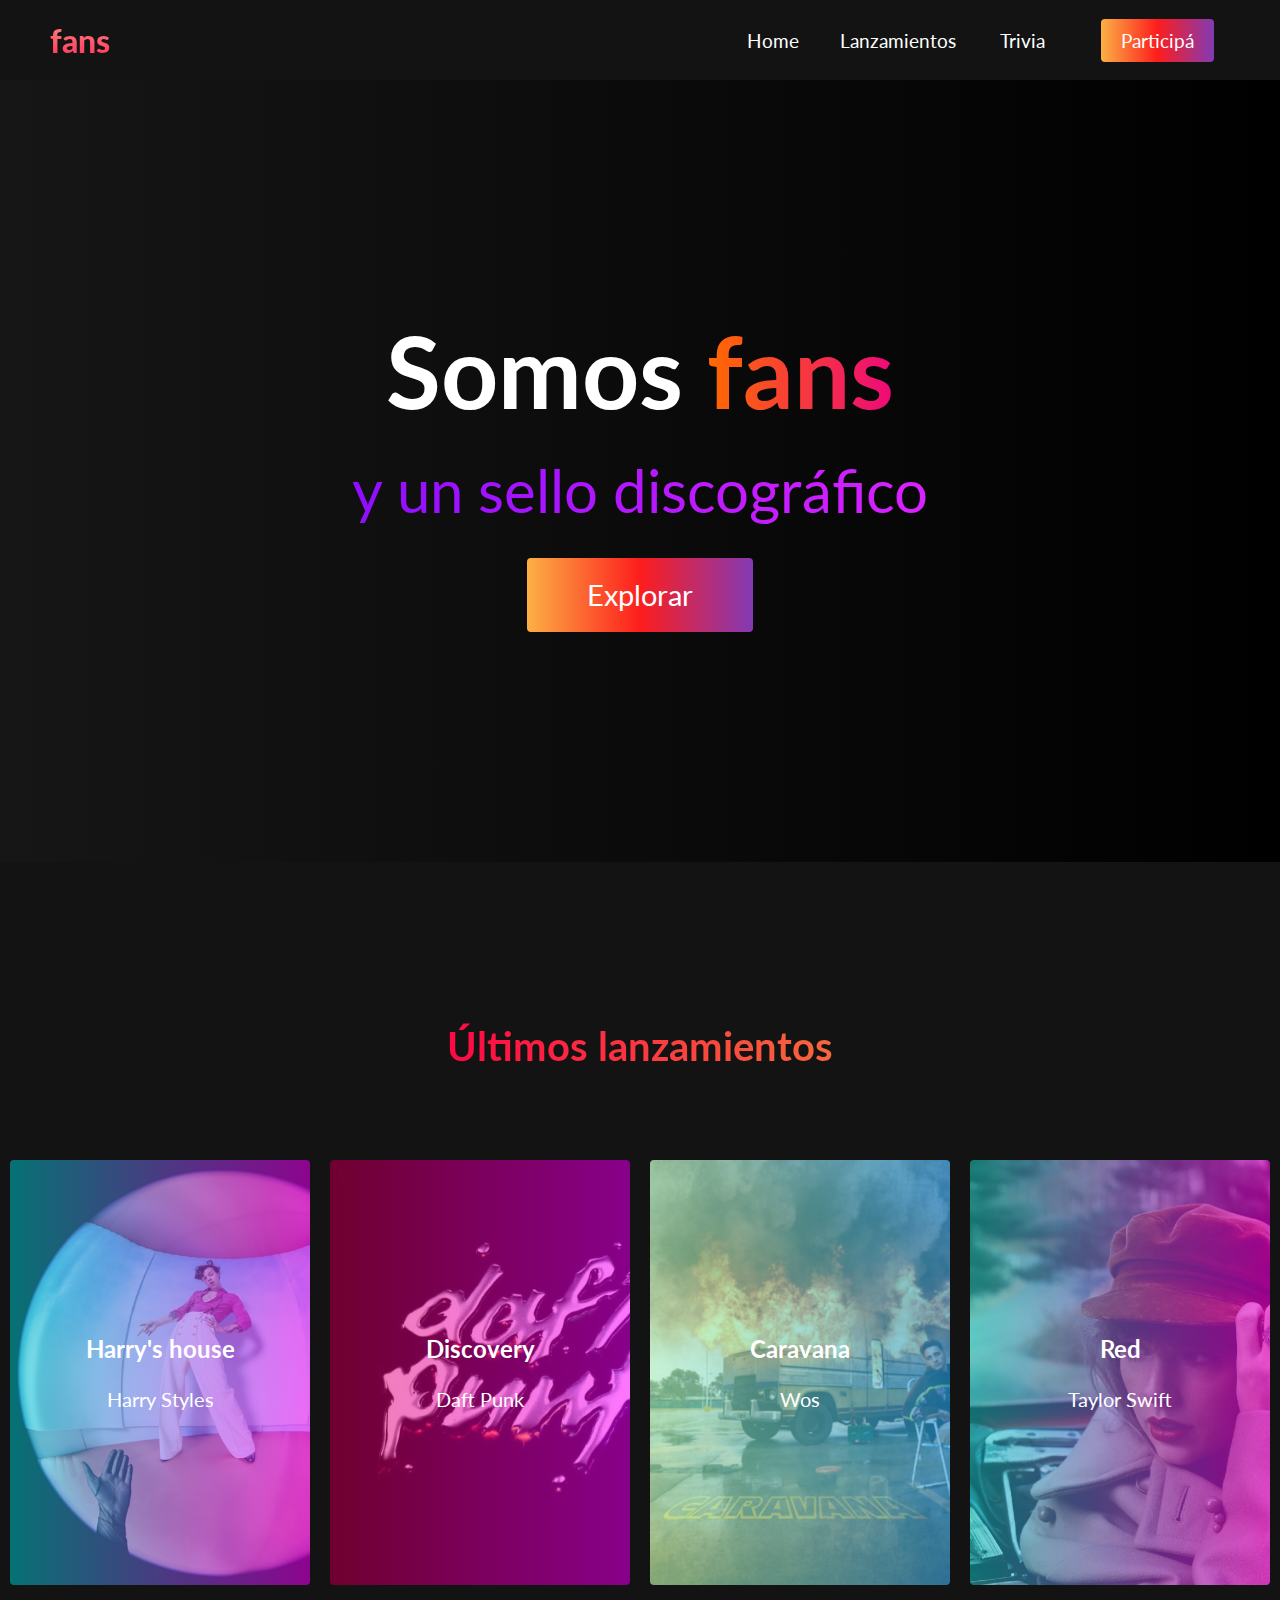
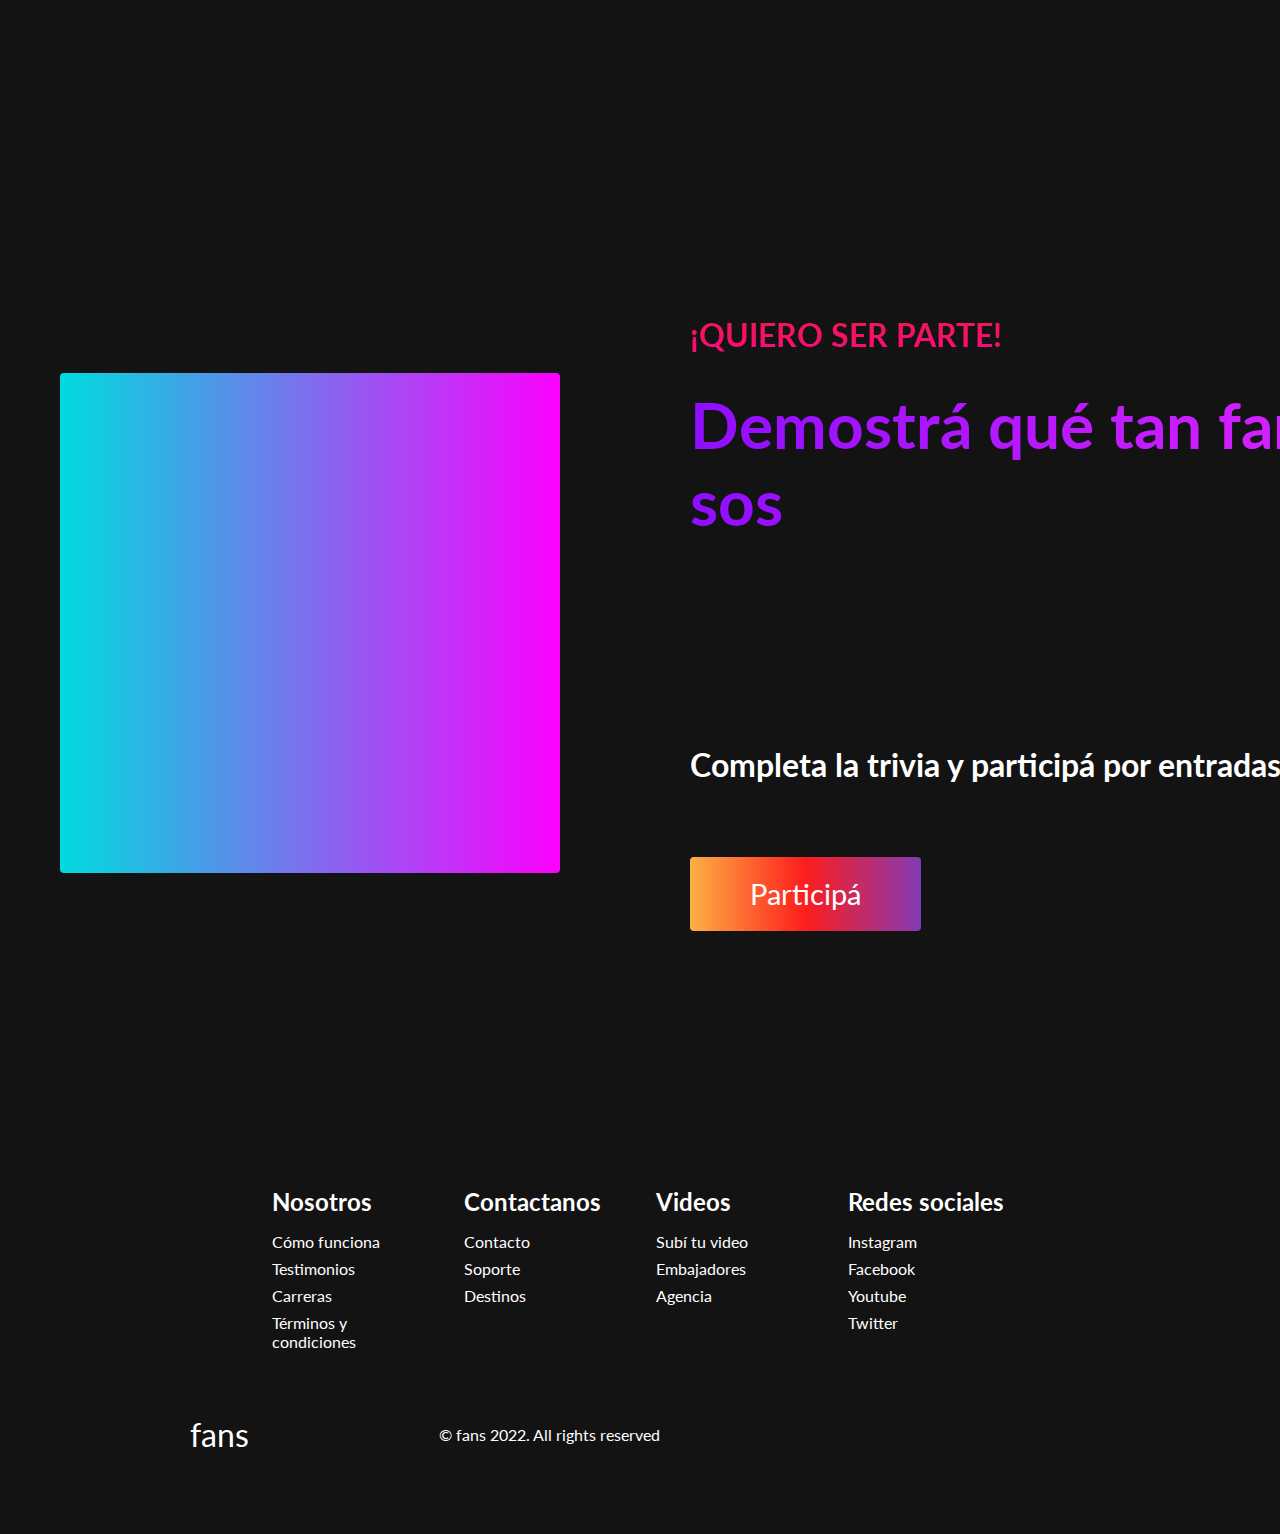
<file: index.html>
<!DOCTYPE html>
<html lang="en">

<head>
  <meta charset="UTF-8" />
  <meta name="viewport" content="width=device-width, initial-scale=1.0" />
  <title>fans</title>
  <link rel="stylesheet" href="css/styles.css" />
  <link rel="stylesheet" href="css/nav.css">
  <link rel="stylesheet" href="https://use.fontawesome.com/releases/v5.14.0/css/all.css"
    integrity="sha384-HzLeBuhoNPvSl5KYnjx0BT+WB0QEEqLprO+NBkkk5gbc67FTaL7XIGa2w1L0Xbgc" crossorigin="anonymous" />
</head>

<body>

  <!-- Navbar Section -->
  <nav class="navbar">
    <div class="navbar_container">
      <a href="#home" id="navbar_logo">fans</a>
      <div class="navbar_toggle" id="mobile-menu">
        <span class="bar"></span> <span class="bar"></span>
        <span class="bar"></span>
      </div>
      <ul class="navbar_menu">
        <li class="navbar_item">
          <a href="#home" class="navbar_links" id="home-page">Home</a>
        </li>
        <li class="navbar_item">
          <a href="#lanzamientos" class="navbar_links" id="lanzamientos-page">Lanzamientos</a>
        </li>
        <li class="navbar_item">
          <a href="#trivia" class="navbar_links" id="trivia-page">Trivia</a>
        </li>
        <li class="navbar_btn">
          <a href="trivia.html" class="button" id="signup">Participá</a>
        </li>
      </ul>
    </div>
  </nav>

  <!-- Home Section -->
  <section class="home" id="home">
    <div class="home_container">
      <h1 class="home_heading">Somos <span>fans</span></h1>
      <p class="home_description">y un sello discográfico</p>
      <button class="main_btn"><a href="#lanzamientos">Explorar</a></button>
    </div>
  </section>

  <!-- Lanzamientos Section -->
  <section class="lanzamientos" id="lanzamientos">
    <h1>Últimos lanzamientos</h1>
    <div class="lanzamientos_wrapper">
      <div class="lanzamientos_card harry">
        <h2>Harry's house</h2>
        <p>Harry Styles</p>
      </div>
      <div class="lanzamientos_card daftpunk">
        <h2>Discovery</h2>
        <p>Daft Punk</p>
      </div>
      <div class="lanzamientos_card wos">
        <h2>Caravana</h2>
        <p>Wos</p>
      </div>
      <div class="lanzamientos_card taylor">
        <h2>Red</h2>
        <p>Taylor Swift</p>
      </div>
    </div>
  </section>

  <!-- Trivia Section -->
  <section class="main" id="trivia">
    <div class="main_container">
      <div class="main_img--container">
        <div class="main_img--card"><i class="fas fa-heart"></i></div>
      </div>
      <div class="main_content">
        <h1>¡Quiero ser parte!</h1>
        <h2>Demostrá qué tan fan sos</h2>
        <p>Completa la trivia y participá por entradas <i class="fas fa-tickets"></i></p>
        <button class="main_btn"><a href="trivia.html">Participá</a></button>
      </div>
    </div>
  </section>

  <!-- Footer Section -->
  <footer class="footer_container">
    <div class="footer_links">
      <div class="footer_link--wrapper">
        <div class="footer_link--items">
          <h2>Nosotros</h2>
          <a href="#">Cómo funciona</a>
          <a href="#">Testimonios</a>
          <a href="#">Carreras</a>
          <a href="#">Términos y condiciones</a>
        </div>
        <div class="footer_link--items">
          <h2>Contactanos</h2>
          <a href="#">Contacto</a>
          <a href="#">Soporte</a>
          <a href="#">Destinos</a>
        </div>
      </div>
      <div class="footer_link--wrapper">
        <div class="footer_link--items">
          <h2>Videos</h2>
          <a href="#">Subí tu video</a>
          <a href="#">Embajadores</a>
          <a href="#">Agencia</a>
        </div>
        <div class="footer_link--items">
          <h2>Redes sociales</h2>
          <a href="#">Instagram</a>
          <a href="#">Facebook</a>
          <a href="#">Youtube</a>
          <a href="#">Twitter</a>
        </div>
      </div>
    </div>
    <section class="social_media">
      <div class="social_media--wrap">
        <div class="footer_logo">
          <a href="#" id="footer_logo">fans</a>
        </div>
        <p class="website_rights">© fans 2022. All rights reserved</p>
        <div class="social_icons">
          <a href="#" class="social_icon--link" target="_blank"><i class="fab fa-facebook"></i></a>
          <a href="#" class="social_icon--link"><i class="fab fa-instagram"></i></a>
          <a href="#" class="social_icon--link"><i class="fab fa-youtube"></i></a>
          <a href="#" class="social_icon--link"><i class="fab fa-linkedin"></i></a>
          <a href="#" class="social_icon--link"><i class="fab fa-twitter"></i></a>
        </div>
      </div>
    </section>
  </footer>

  <script src="app.js"></script>
</body>

</html>
</file>
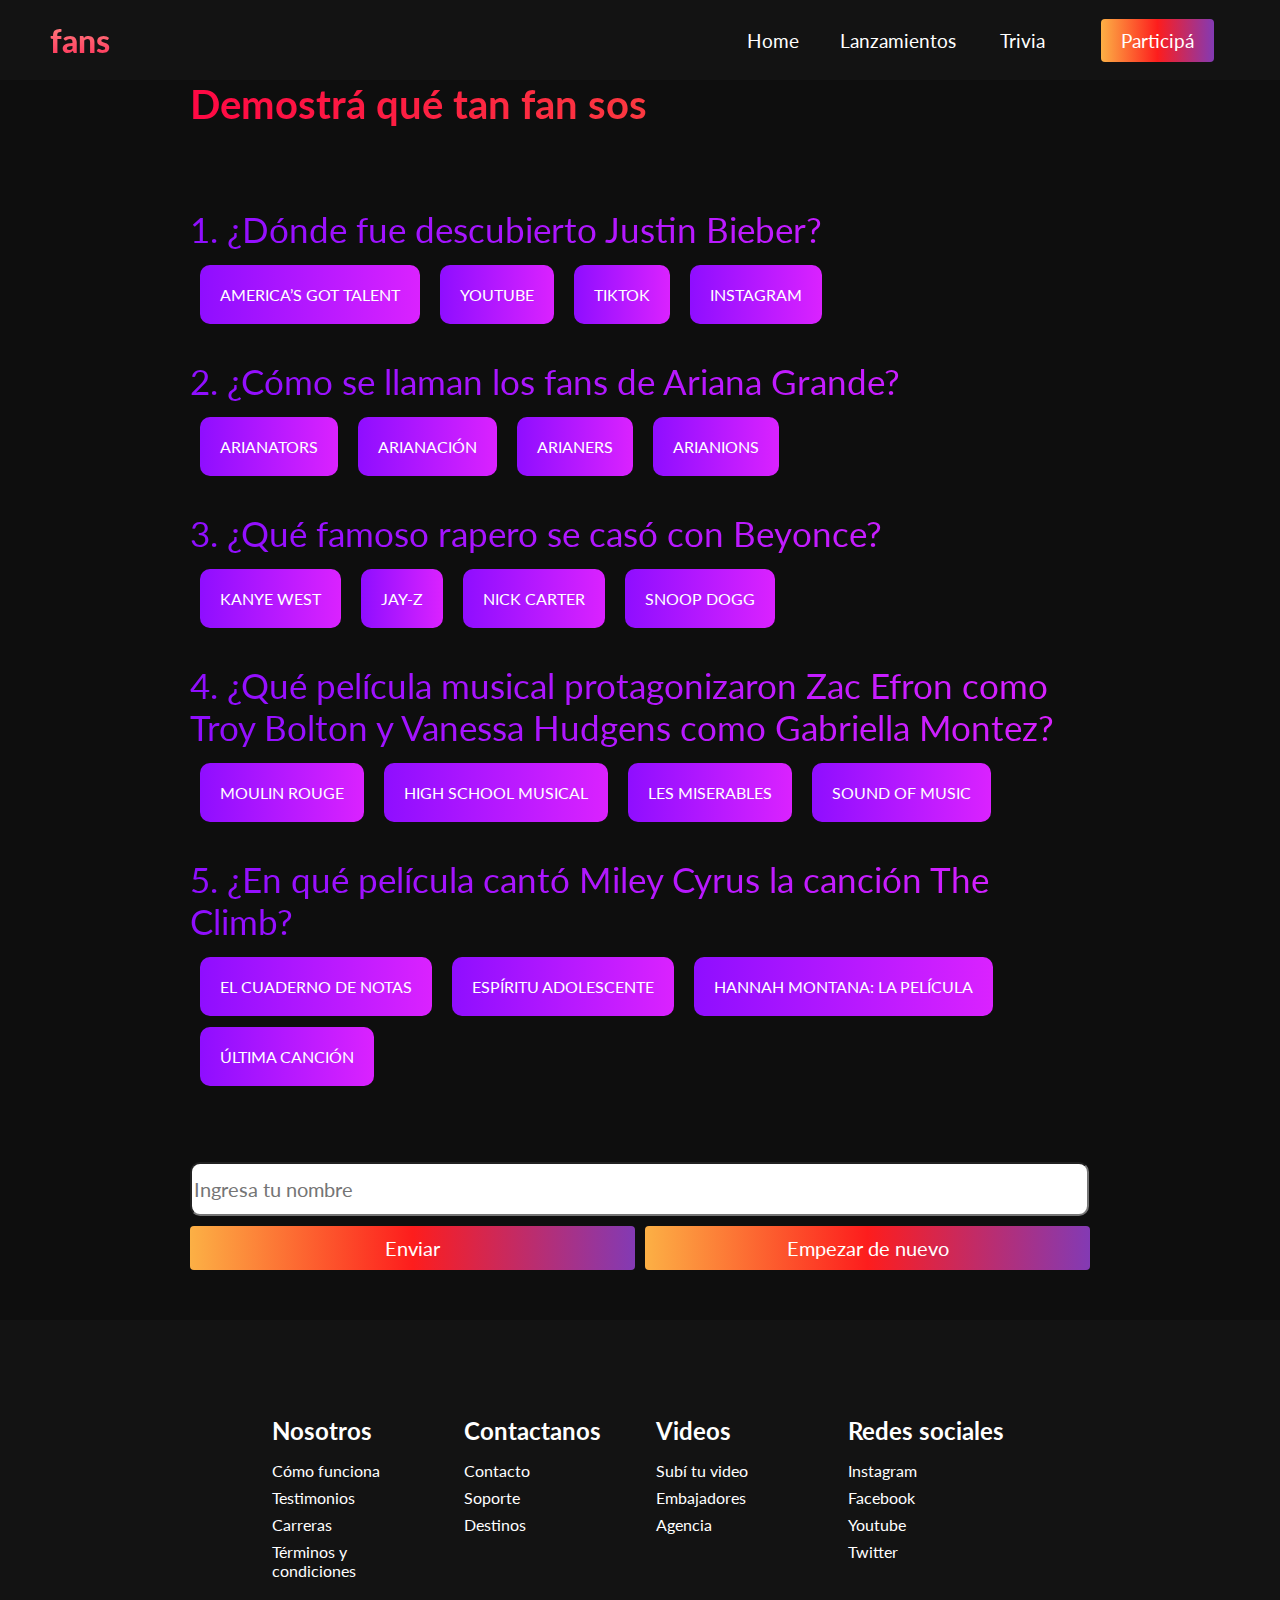
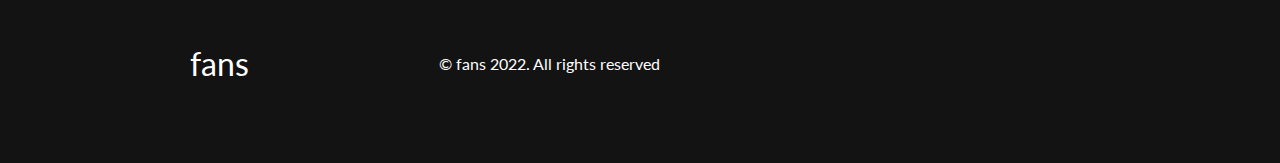
<file: trivia.html>
<!DOCTYPE html>
<html lang="en">

<head>
    <meta charset="UTF-8">
    <meta name="viewport" content="width=device-width, initial-scale=1.0">
    <title>fans</title>
    <link rel="stylesheet" href="css/styles.css" />
    <link rel="stylesheet" href="css/nav.css">
    <link rel="stylesheet" href="https://use.fontawesome.com/releases/v5.14.0/css/all.css"
        integrity="sha384-HzLeBuhoNPvSl5KYnjx0BT+WB0QEEqLprO+NBkkk5gbc67FTaL7XIGa2w1L0Xbgc" crossorigin="anonymous" />
</head>

<body>

    <!-- Navbar Section -->
    <nav class="navbar">
        <div class="navbar_container">
            <a href="index.html#home" id="navbar_logo">fans</a>
            <div class="navbar_toggle" id="mobile-menu">
                <span class="bar"></span> <span class="bar"></span>
                <span class="bar"></span>
            </div>
            <ul class="navbar_menu">
                <li class="navbar_item">
                    <a href="index.html#home" class="navbar_links" id="home-page">Home</a>
                </li>
                <li class="navbar_item">
                    <a href="index.html#lanzamientos" class="navbar_links" id="lanzamientos-page">Lanzamientos</a>
                </li>
                <li class="navbar_item">
                    <a href="index.html#trivia" class="navbar_links" id="trivia-page">Trivia</a>
                </li>
                <li class="navbar_btn">
                    <a href="trivia.html" class="button" id="signup">Participá</a>
                </li>
            </ul>
        </div>
    </nav>

    <!-- Trivia section -->
    <section class="background trivia-container">

        <div class="trivia">
            <h1>Demostrá qué tan fan sos</h1>

            <form id="form">

                <div>
                    <div class="question">
                        <span>1. ¿Dónde fue descubierto Justin Bieber?</span>
                    </div>

                    <div class="options">
                        <div class="option">
                            <input type="radio" name="answer-1" id="answer-1-1" value="false" />
                            <label for="answer-1-1">America’s Got Talent</label>
                        </div>

                        <div class="option">
                            <input type="radio" name="answer-1" id="answer-1-2" value="true" />
                            <label for="answer-1-2">YouTube</label>
                        </div>

                        <div class="option">
                            <input type="radio" name="answer-1" id="answer-1-3" value="false" />
                            <label for="answer-1-3">TikTok</label>
                        </div>

                        <div class="option">
                            <input type="radio" name="answer-1" id="answer-1-4" value="false" />
                            <label for="answer-1-4">Instagram</label>
                        </div>
                    </div>
                </div>

                <div>
                    <div class="question">
                        <span>2. ¿Cómo se llaman los fans de Ariana Grande?</span>
                    </div>

                    <div class="options">
                        <div class="option">
                            <input type="radio" name="answer-2" id="answer-2-1" value="true" />
                            <label for="answer-2-1">Arianators</label>
                        </div>

                        <div class="option">
                            <input type="radio" name="answer-2" id="answer-2-2" value="false" />
                            <label for="answer-2-2">Arianación</label>
                        </div>

                        <div class="option">
                            <input type="radio" name="answer-2" id="answer-2-3" value="false" />
                            <label for="answer-2-3">Arianers</label>
                        </div>

                        <div class="option">
                            <input type="radio" name="answer-2" id="answer-2-4" value="false" />
                            <label for="answer-2-4">Arianions</label>
                        </div>
                    </div>
                </div>

                <div>
                    <div class="question">
                        <span>3. ¿Qué famoso rapero se casó con Beyonce?</span>
                    </div>

                    <div class="options">
                        <div class="option">
                            <input type="radio" name="answer-3" id="answer-3-1" value="false" />
                            <label for="answer-3-1">Kanye West</label>
                        </div>

                        <div class="option">
                            <input type="radio" name="answer-3" id="answer-3-2" value="true" />
                            <label for="answer-3-2">Jay-Z</label>
                        </div>

                        <div class="option">
                            <input type="radio" name="answer-3" id="answer-3-3" value="false" />
                            <label for="answer-3-3">Nick Carter</label>
                        </div>

                        <div class="option">
                            <input type="radio" name="answer-3" id="answer-3-4" value="false" />
                            <label for="answer-3-4">Snoop Dogg</label>
                        </div>
                    </div>
                </div>

                <div>
                    <div class="question">
                        <span>4. ¿Qué película musical protagonizaron Zac Efron como Troy Bolton y Vanessa Hudgens como Gabriella Montez?</span>
                    </div>

                    <div class="options">
                        <div class="option">
                            <input type="radio" name="answer-4" id="answer-4-1" value="false" />
                            <label for="answer-4-1">Moulin Rouge</label>
                        </div>

                        <div class="option">
                            <input type="radio" name="answer-4" id="answer-4-2" value="true" />
                            <label for="answer-4-2">High School Musical</label>
                        </div>

                        <div class="option">
                            <input type="radio" name="answer-4" id="answer-4-3" value="false" />
                            <label for="answer-4-3">Les Miserables</label>
                        </div>

                        <div class="option">
                            <input type="radio" name="answer-4" id="answer-4-4" value="false" />
                            <label for="answer-4-4">Sound of Music</label>
                        </div>
                    </div>
                </div>

                <div>
                    <div class="question">
                        <span>5. ¿En qué película cantó Miley Cyrus la canción The Climb?</span>
                    </div>

                    <div class="options">
                        <div class="option">
                            <input type="radio" name="answer-5" id="answer-5-1" value="false" />
                            <label for="answer-5-1">El cuaderno de notas</label>
                        </div>

                        <div class="option">
                            <input type="radio" name="answer-5" id="answer-5-2" value="false" />
                            <label for="answer-5-2">Espíritu adolescente</label>
                        </div>

                        <div class="option">
                            <input type="radio" name="answer-5" id="answer-5-3" value="true" />
                            <label for="answer-5-3">Hannah Montana: La película</label>
                        </div>

                        <div class="option">
                            <input type="radio" name="answer-5" id="answer-5-4" value="false" />
                            <label for="answer-5-4">Última canción</label>
                        </div>
                    </div>
                </div>

                <div class="send">
                    <input id="name" type="text" name="name" placeholder="Ingresa tu nombre" onkeydown="resetRequired()">
                    <div class="send-buttons">
                        <button class="main_btn button" type="button" onclick="submitTrivia()"><span>Enviar</span></button>
                        <button class="main_btn button" type="reset" onclick="resetRequired()"><span>Empezar de nuevo</span></button>
                    </div>
                </div>

            </form>

        </div>

    </section>

    <!-- Footer Section -->
    <footer class="footer_container">
        <div class="footer_links">
            <div class="footer_link--wrapper">
                <div class="footer_link--items">
                    <h2>Nosotros</h2>
                    <a href="#">Cómo funciona</a>
                    <a href="#">Testimonios</a>
                    <a href="#">Carreras</a>
                    <a href="#">Términos y condiciones</a>
                </div>
                <div class="footer_link--items">
                    <h2>Contactanos</h2>
                    <a href="#">Contacto</a>
                    <a href="#">Soporte</a>
                    <a href="#">Destinos</a>
                </div>
            </div>
            <div class="footer_link--wrapper">
                <div class="footer_link--items">
                    <h2>Videos</h2>
                    <a href="#">Subí tu video</a>
                    <a href="#">Embajadores</a>
                    <a href="#">Agencia</a>
                </div>
                <div class="footer_link--items">
                    <h2>Redes sociales</h2>
                    <a href="#">Instagram</a>
                    <a href="#">Facebook</a>
                    <a href="#">Youtube</a>
                    <a href="#">Twitter</a>
                </div>
            </div>
        </div>
        <section class="social_media">
            <div class="social_media--wrap">
                <div class="footer_logo">
                    <a href="#" id="footer_logo">fans</a>
                </div>
                <p class="website_rights">© fans 2022. All rights reserved</p>
                <div class="social_icons">
                    <a href="#" class="social_icon--link" target="_blank"><i class="fab fa-facebook"></i></a>
                    <a href="#" class="social_icon--link"><i class="fab fa-instagram"></i></a>
                    <a href="#" class="social_icon--link"><i class="fab fa-youtube"></i></a>
                    <a href="#" class="social_icon--link"><i class="fab fa-linkedin"></i></a>
                    <a href="#" class="social_icon--link"><i class="fab fa-twitter"></i></a>
                </div>
            </div>
        </section>
    </footer>

    <script src="app.js"></script>
</body>

</html>
</file>
<file: css/styles.css>
@import url('https://fonts.googleapis.com/css2?family=Lato:wght@100;300;700&display=swap');

* {
  margin: 0;
  padding: 0;
  font-family: 'Lato', sans-serif;
  scroll-behavior: smooth;
}

body {
    background-color: #0e0e0e;
}

/* Home Section */
.home {
  background: #000000;
  background: linear-gradient(to right, #161616, #000000);
  padding: 200px 0;
}

.home_container {
  display: flex;
  flex-direction: column;
  justify-content: center;
  align-items: center;
  margin: 0 auto;
  max-width: 1200px;
  height: 90%;
  padding: 30px;
}

.home_heading {
  font-size: 100px;
  margin-bottom: 24px;
  color: #fff;
}

.home_heading span {
  background: #ee0979; /* fallback for old browsers */
  background: -webkit-linear-gradient(
    to right,
    #ff6a00,
    #ee0979
  ); /* Chrome 10-25, Safari 5.1-6 */
  background: linear-gradient(
    to right,
    #ff6a00,
    #ee0979
  ); /* W3C, IE 10+/ Edge, Firefox 16+, Chrome 26+, Opera 12+, Safari 7+ */
  background-size: 100%;
  -webkit-background-clip: text;
  -moz-background-clip: text;
  -webkit-text-fill-color: transparent;
  -mo-text-fill-color: transparent;
}

.home_description, .trivia .question {
  font-size: 60px;
  background: #da22ff; /* fallback for old browsers */
  background: -webkit-linear-gradient(
    to right,
    #9114ff,
    #da22ff
  ); /* Chrome 10-25, Safari 5.1-6 */
  background: linear-gradient(
    to right,
    #8f0eff,
    #da22ff
  ); /* W3C, IE 10+/ Edge, Firefox 16+, Chrome 26+, Opera 12+, Safari 7+ */
  background-size: 100%;
  -webkit-background-clip: text;
  -moz-background-clip: text;
  -webkit-text-fill-color: transparent;
  -moz-text-fill-color: transparent;
}

.trivia .question {
  font-size: 35px;
}

.highlight {
  border-bottom: 4px solid rgb(132, 0, 255);
}

.main {
  background-color: #131313;
  padding: 10rem 0;
}

.main_container {
  display: grid;
  grid-template-columns: 1fr 1fr;
  align-items: center;
  justify-content: center;
  margin: 0 auto;
  height: 90%;
  z-index: 1;
  width: 100%;
  max-width: 1300px;
  padding: 0 50px;
}

.main_content {
  color: #fff;
  width: 100%;
}

.main_content h1 {
  font-size: 2rem;
  background-color: #fe3b6f;
  background-image: linear-gradient(to top, #ff087b 0%, #ed1a52 100%);
  background-size: 100%;
  -webkit-background-clip: text;
  -moz-background-clip: text;
  -webkit-text-fill-color: transparent;
  -moz-text-fill-color: transparent;
  text-transform: uppercase;
  margin-bottom: 32px;
}

.main_content h2 {
  font-size: 4rem;
  background: #ff8177; /* fallback for old browsers */
  background: -webkit-linear-gradient(
    to right,
    #9114ff,
    #da22ff
  ); /* Chrome 10-25, Safari 5.1-6 */
  background: linear-gradient(
    to right,
    #8f0eff,
    #da22ff
  ); /* W3C, IE 10+/ Edge, Firefox 16+, Chrome 26+, Opera 12+, Safari 7+ */
  background-size: 100%;
  -webkit-background-clip: text;
  -moz-background-clip: text;
  -webkit-text-fill-color: transparent;
  -moz-text-fill-color: transparent;
}

.main_content p {
  margin-top: 1rem;
  font-size: 2rem;
  font-weight: 700;
}

.main_btn {
  font-size: 1.8rem;
  background: #833ab4;
  background: -webkit-linear-gradient(to right, #fcb045, #fd1d1d, #833ab4);
  background: linear-gradient(to right, #fcb045, #fd1d1d, #833ab4);
  padding: 20px 60px;
  border: none;
  border-radius: 4px;
  margin-top: 2rem;
  cursor: pointer;
  position: relative;
  outline: none;
}

.main_btn a, .main_btn span {
  position: relative;
  z-index: 2;
  color: #fff;
  text-decoration: none;
}

.main_btn:after {
  position: absolute;
  content: '';
  top: 0;
  left: 0;
  width: 0;
  height: 100%;
  background: #ff1ead;
  transition: all 0.35s;
  border-radius: 4px;
}

.main_btn:hover {
  color: #fff;
}

.main_btn:hover:after {
  width: 100%;
}

.main_img--container {
  text-align: center;
}

.main_img--card {
  margin: 10px;
  height: 500px;
  width: 500px;
  border-radius: 4px;
  display: flex;
  flex-direction: column;
  justify-content: center;
  color: #fff;
  background-image: linear-gradient(to right, #00dbde 0%, #fc00ff 100%);
}

.fas {
  font-size: 14rem;
}

#card-2 {
  background: #ff512f;
  background: -webkit-linear-gradient(to right, #dd2476, #ff512f);
  background: linear-gradient(to right, #dd2476, #ff512f);
}

/* Lanzamientos Section */
.lanzamientos {
  background: #131313;
  display: flex;
  flex-direction: column;
  justify-content: center;
  align-items: center;
  height: 100%;
  padding: 10rem 0;
}

.lanzamientos h1, .trivia h1 {
  background-color: #ff8177;
  background-image: linear-gradient(to right, #ff0844 0%, #f7673c 100%);
  background-size: 100%;
  -webkit-background-clip: text;
  -moz-background-clip: text;
  -webkit-text-fill-color: transparent;
  -moz-text-fill-color: transparent;
  margin-bottom: 5rem;
  font-size: 2.5rem;
}

.lanzamientos_wrapper {
  display: grid;
  grid-template-columns: 1fr 1fr 1fr 1fr;
  grid-template-rows: 1fr;
}

.lanzamientos_card {
  margin: 10px;
  height: 425px;
  width: 300px;
  border-radius: 4px;
  display: flex;
  flex-direction: column;
  justify-content: center;
  color: #fff;
  transition: 0.3s ease-in;
  background-size: cover;
}

.lanzamientos_card.harry{
  background-image: linear-gradient(to right, #00dade80 0%, #fb00ff8a 100%), url("../img/harry.jpg");
}

.lanzamientos_card.daftpunk{
  background-image: linear-gradient(to right, #de005d80 0%, #fb00ff8a 100%), url("../img/daftpunk.webp");
}

.lanzamientos_card.wos{
  background-image: linear-gradient(to right, #a6ffcb8c 0%, #1fa2ff93 100%), url("../img/wos.webp");
}

.lanzamientos_card.taylor{
  background-image: linear-gradient(to right, #00dade80 0%, #fb00ff8a 100%), url("../img/red.webp");
}


.lanzamientos_card h2 {
  text-align: center;
}

.lanzamientos_card p {
  text-align: center;
  margin-top: 24px;
  font-size: 20px;
}

.lanzamientos_btn {
  display: flex;
  justify-content: center;
  margin-top: 16px;
}

.lanzamientos_card button {
  color: #fff;
  padding: 14px 24px;
  border: none;
  outline: none;
  border-radius: 4px;
  background: #131313;
  font-size: 1rem;
}

.lanzamientos_card button:hover {
  cursor: pointer;
}

.lanzamientos_card:hover {
  transform: scale(1.075);
  transition: 0.3s ease-in;
  cursor: pointer;
}

/* Footer CSS */
.footer_container {
  background-color: #131313;
  padding: 5rem 0;
  display: flex;
  flex-direction: column;
  justify-content: center;
  align-items: center;
}

#footer_logo {
  color: #fff;
  display: flex;
  align-items: center;
  cursor: pointer;
  text-decoration: none;
  font-size: 2rem;
}

.footer_links {
  width: 100%;
  max-width: 1000px;
  display: flex;
  justify-content: center;
}

.footer_link--wrapper {
  display: flex;
}

.footer_link--items {
  display: flex;
  flex-direction: column;
  align-items: flex-start;
  margin: 16px;
  text-align: left;
  width: 160px;
  box-sizing: border-box;
}

.footer_link--items h2 {
  margin-bottom: 16px;
  color: #fff;
}

.footer_link--items a {
  color: #fff;
  text-decoration: none;
  margin-bottom: 0.5rem;
  transition: 0.3 ease-out;
}

.footer_link--items a:hover {
  color: #e9e9e9;
  transition: 0.3 ease-out;
}

.social_icon--link {
  color: #fff;
  font-size: 24px;
}

.social_media {
  max-width: 1000px;
  width: 100%;
}

.social_media--wrap {
  display: flex;
  justify-content: space-between;
  align-items: center;
  width: 90%;
  max-width: 1000px;
  margin: 40px auto 0 auto;
}

.social_icons {
  display: flex;
  justify-content: space-between;
  align-items: center;
  width: 240px;
}

.website_rights {
  color: #fff;
}

/* Trivia section */

.option input[type=radio] {
  display: none;
}

.option label {
  border-radius: 10px;
  background: #da22ff; /* fallback for old browsers */
  background: -webkit-linear-gradient(
    to right,
    #9114ff,
    #da22ff
  ); /* Chrome 10-25, Safari 5.1-6 */
  background: linear-gradient(
    to right,
    #8f0eff,
    #da22ff
  ); /* W3C, IE 10+/ Edge, Firefox 16+, Chrome 26+, Opera 12+, Safari 7+ */
  color: white;
  padding: 20px;
  margin: 0 10px;
  height: 100%;
  text-transform: uppercase;
}

.option input[type="radio"]:checked + label {
  background: linear-gradient(#ff9933, #cc6600); 
}

.options {
  display: flex;
  flex-wrap: wrap;
}

.option {
  height: 60px;
  margin: 5px 0;
}

.option label:hover {
  cursor:pointer;
}

.question {
  margin-bottom: 30px;
  margin-top: 10px;
}

.trivia-container {
  display: flex;
  flex-direction: column;
  justify-content: center;
  align-items: center;
  margin: 0 auto;
  max-width: 900px;
}

.trivia input[type=text] {
  height:50px;
  width:99%;
  border-radius: 10px;
  font-size: 20px;
  padding: 0px 2px;
}

.trivia .send { 
  margin: 50px 0;
}

.send-buttons {
  display: flex;
  margin-top: 10px;
  justify-content: space-between;
  gap: 10px;
}

.send .button {
  font-size: 20px;
  cursor: pointer;
}

.send .main_btn {
  margin-top: 0px;
}

.trivia input:required:invalid {
border: 1px solid red;
}

.trivia .required {
  border: 2px solid red;
  animation: move-required 0.1s 2;
}

@keyframes move-required {
  0% { transform: translate(10px, 0px); }
  50% { transform: translate(-20px, 0px); }
  100% { transform: translate(20px, 0px); }
}

.incorrect {
  background: linear-gradient(
    to right,
    #ff5101,
    #aa1414
  ) !important;
}

.correct {
  background: linear-gradient(
    to right,
    #2eac34,
    rgb(24, 87, 65)
  ) !important;
}
</file>
<file: css/nav.css>
/* Nav */

.navbar {
  background: #131313;
  height: 80px;
  display: flex;
  justify-content: center;
  align-items: center;
  font-size: 1.2rem;
  position: sticky;
  top: 0;
  z-index: 999;
}

.navbar_container {
  display: flex;
  justify-content: space-between;
  height: 80px;
  z-index: 1;
  width: 100%;
  max-width: 1300px;
  margin: 0 auto;
  padding: 0 50px;
}

#navbar_logo {
  background-color: #ff8177;
  background-image: linear-gradient(to top, #ff0844 0%, #ffb199 100%);
  background-size: 100%;
  -webkit-background-clip: text;
  -moz-background-clip: text;
  -webkit-text-fill-color: transparent;
  -moz-text-fill-color: transparent;
  display: flex;
  align-items: center;
  cursor: pointer;
  text-decoration: none;
  font-size: 2rem;
  font-weight: 900;
}

.navbar_menu {
  display: flex;
  align-items: center;
  list-style: none;
}

.navbar_item {
  height: 80px;
}

.navbar_links {
  color: #fff;
  display: flex;
  align-items: center;
  justify-content: center;
  width: 125px;
  text-decoration: none;
  height: 100%;
  transition: all 0.3s ease;
}

.navbar_btn {
  display: flex;
  justify-content: center;
  align-items: center;
  padding: 0 1rem;
  width: 100%;
}

.button {
  display: flex;
  justify-content: center;
  align-items: center;
  text-decoration: none;
  padding: 10px 20px;
  height: 100%;
  width: 100%;
  border: none;
  outline: none;
  border-radius: 4px;
  background: #833ab4;
  background: -webkit-linear-gradient(to right, #fcb045, #fd1d1d, #833ab4);
  background: linear-gradient(to right, #fcb045, #fd1d1d, #833ab4);
  color: #fff;
}

.navbar_links:hover {
  color: #9518fc;
  transition: all 0.3s ease;
}
</file>
